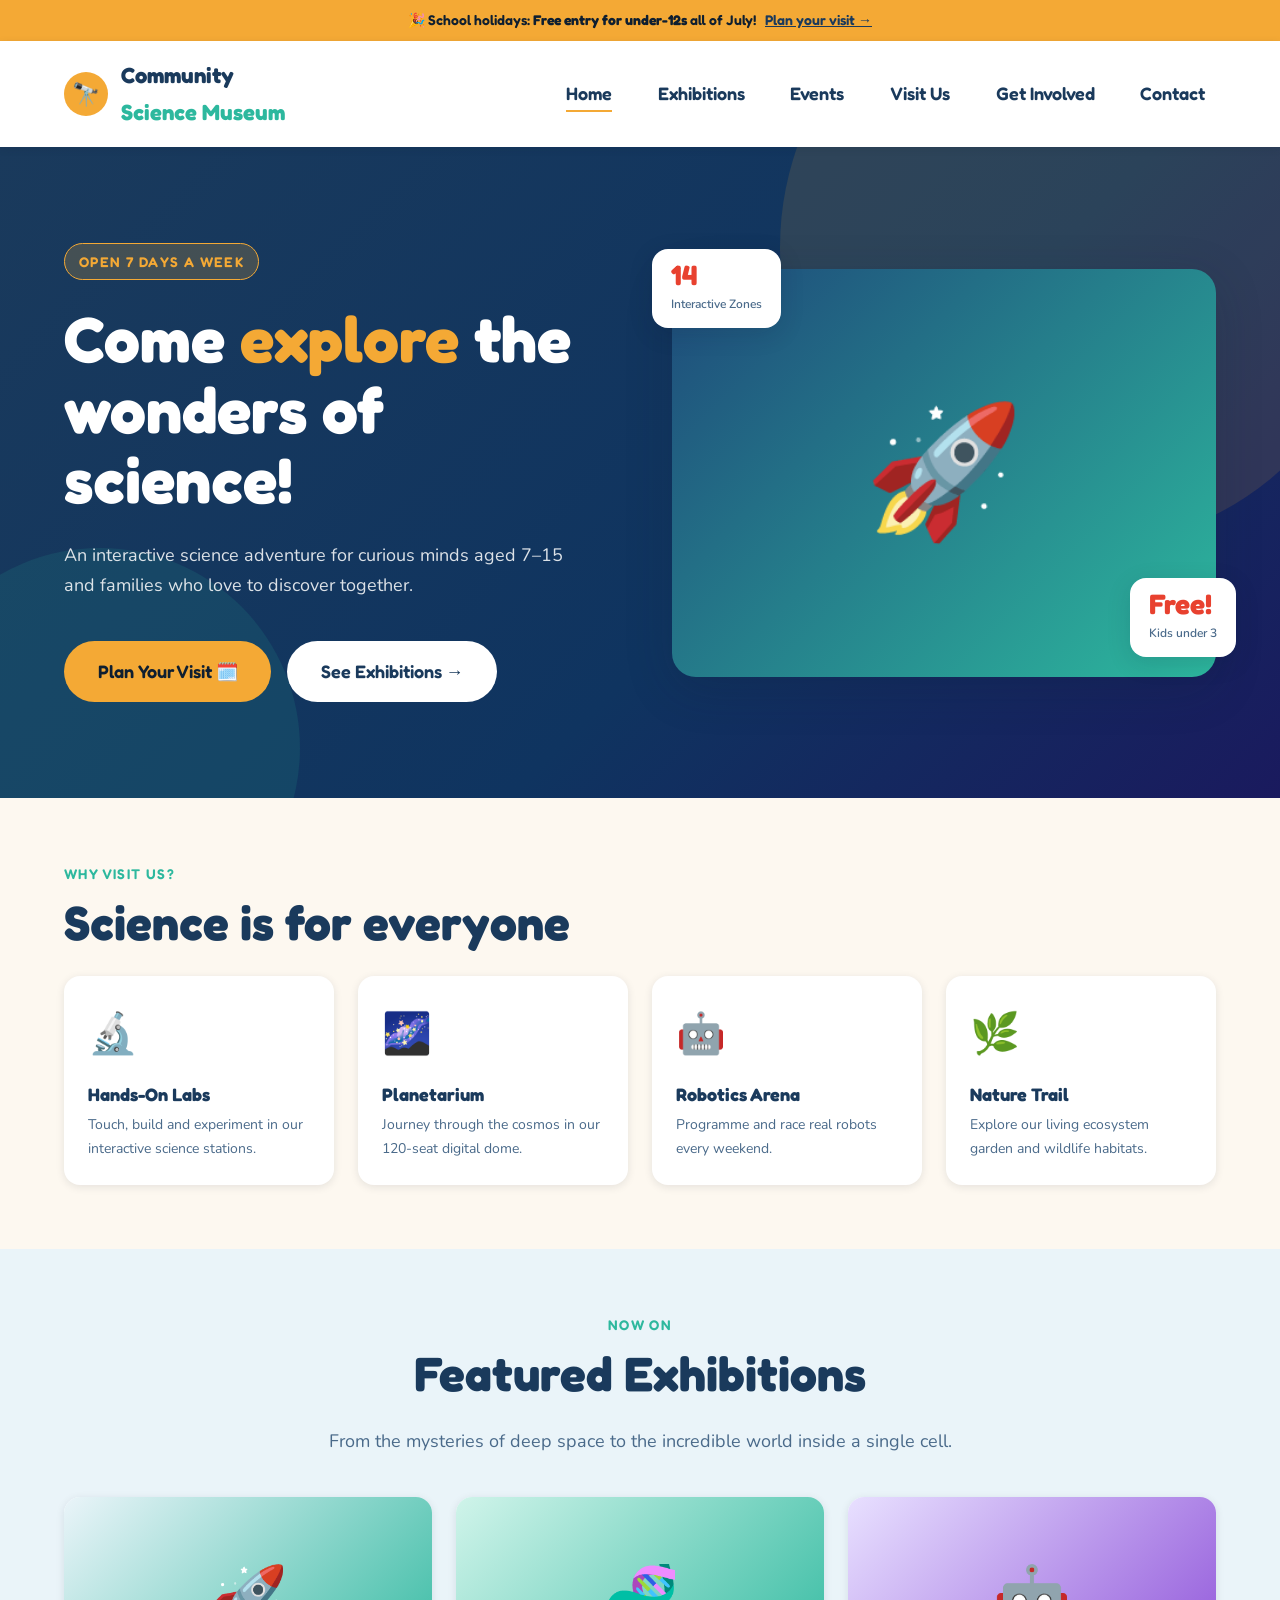
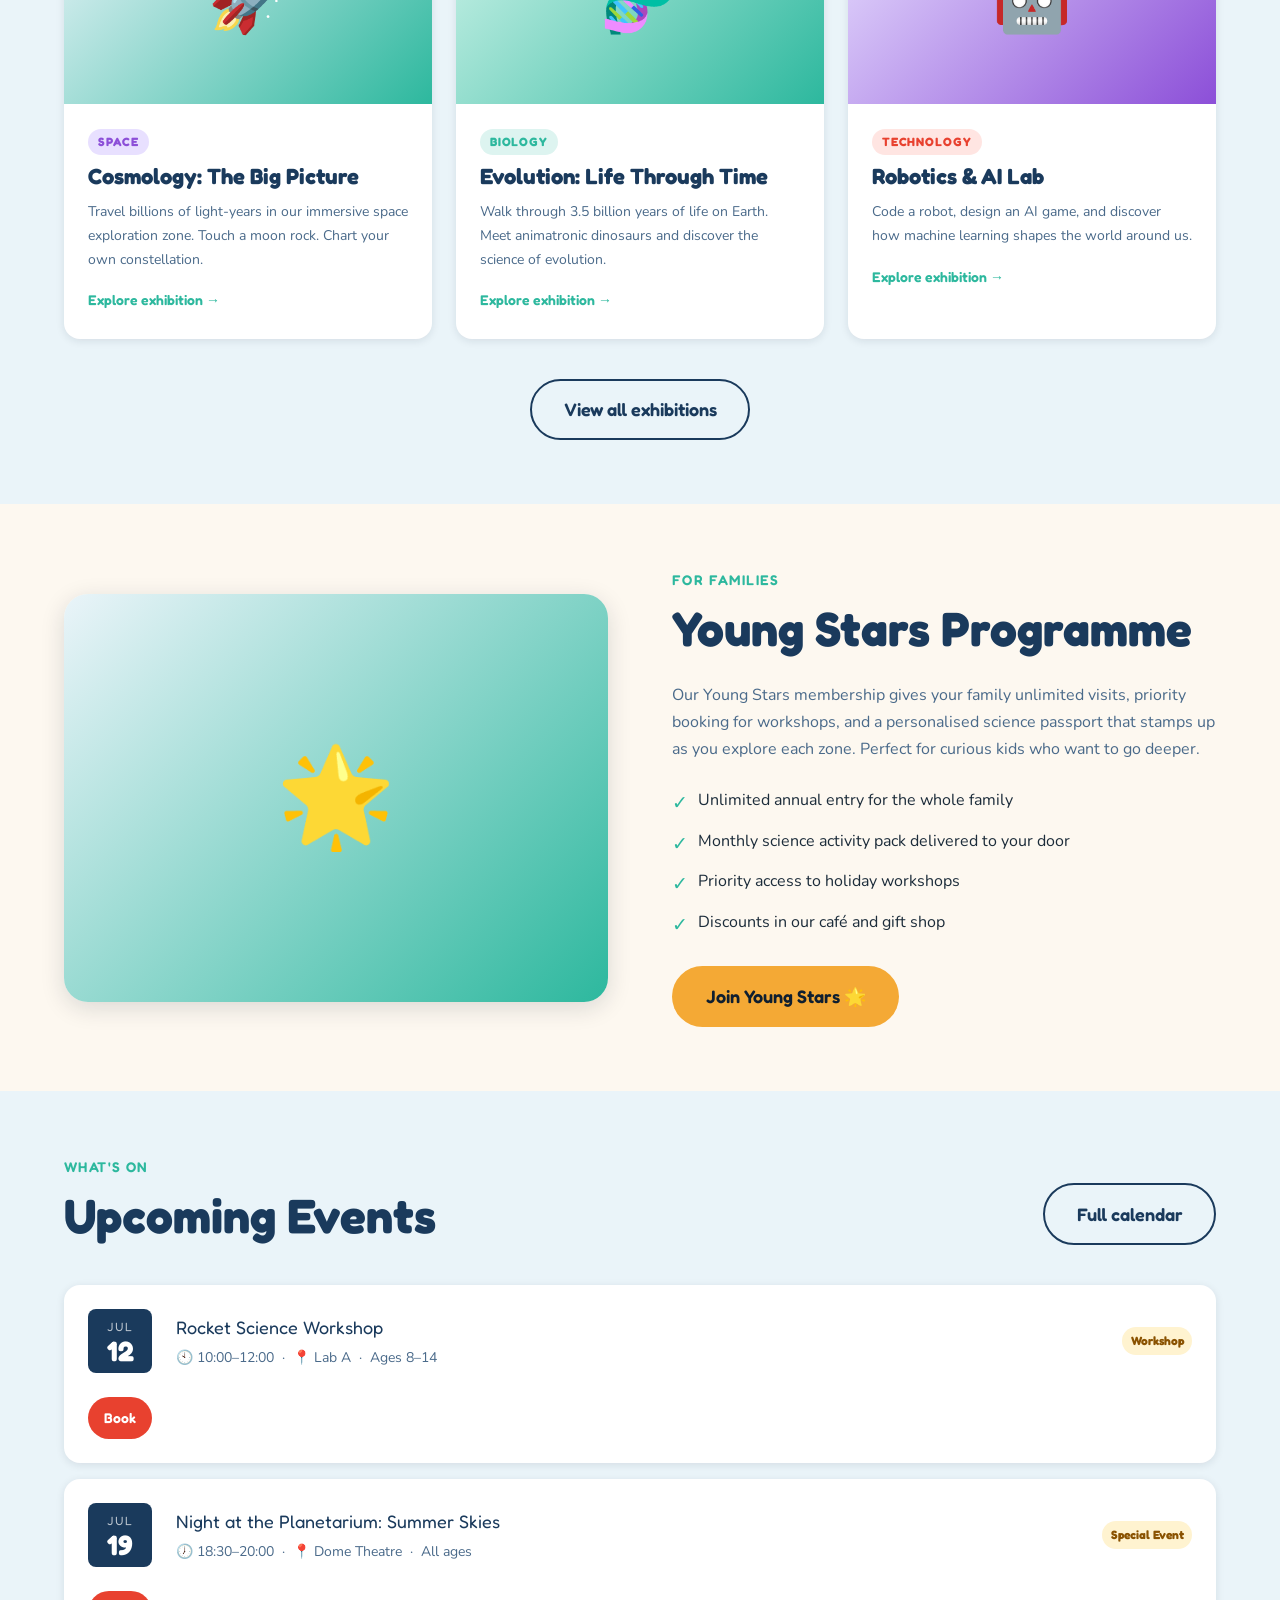
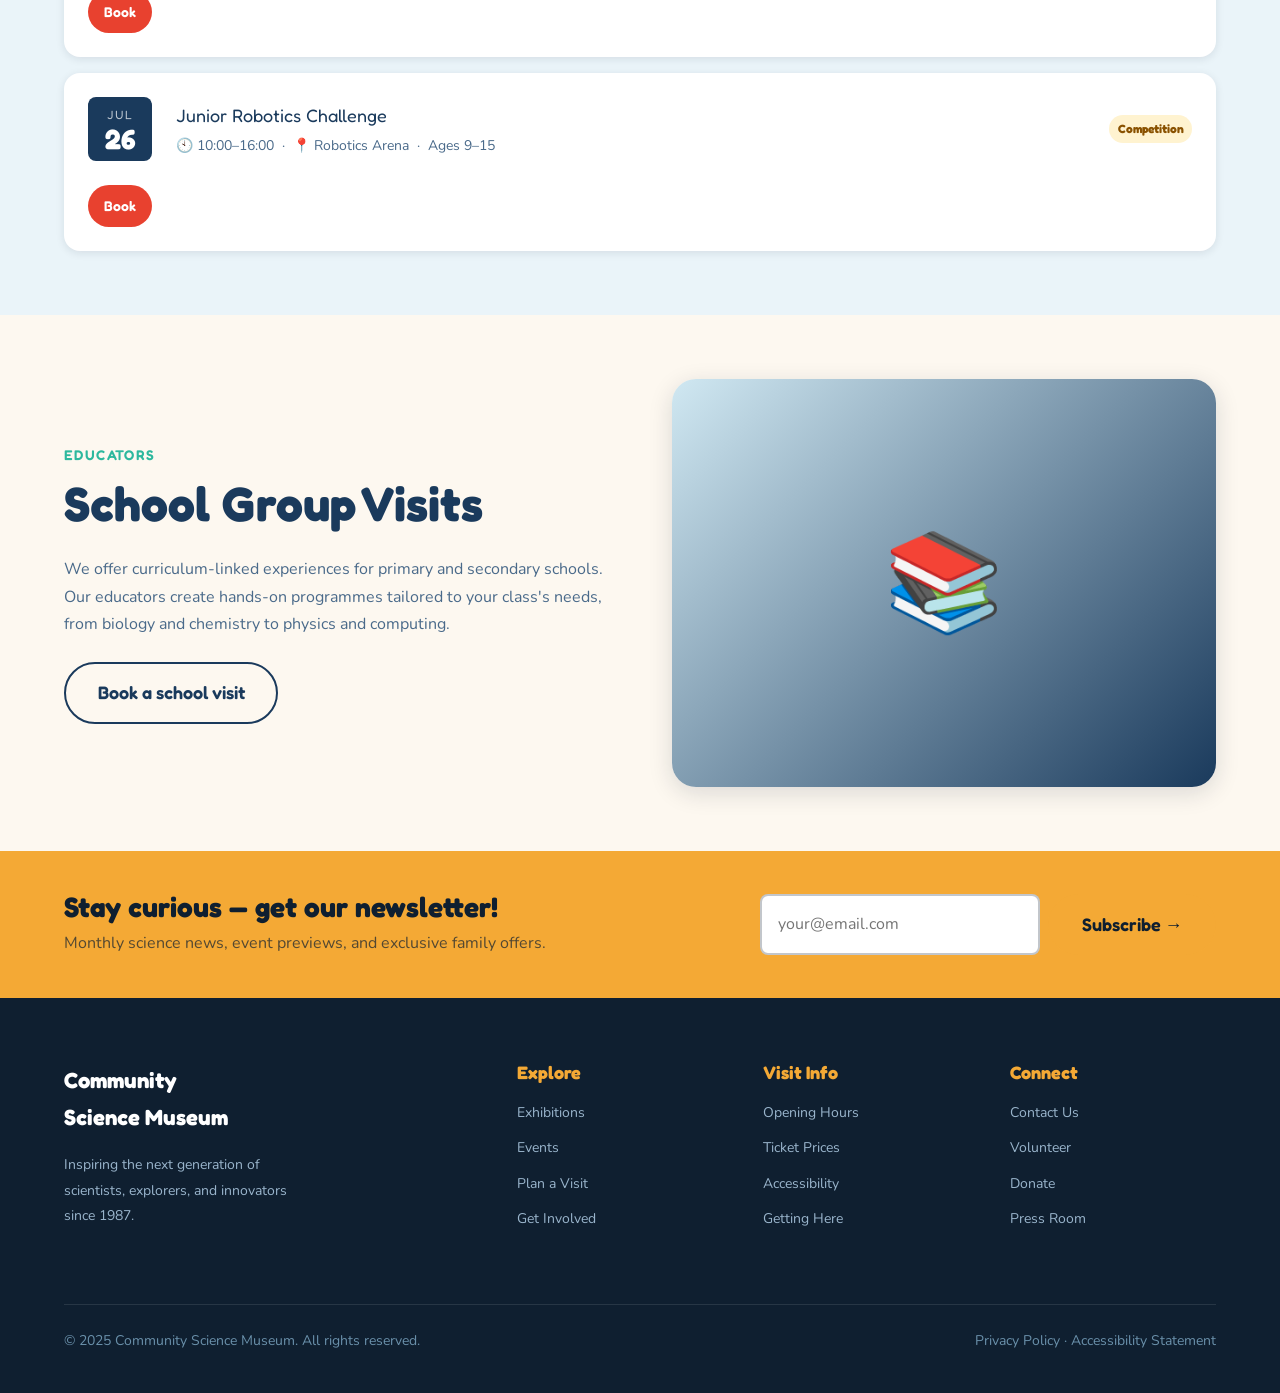
<file: mnt/user-data/outputs/csm/index.html>
<!DOCTYPE html>
<html lang="en">
<head>
  <meta charset="UTF-8" />
  <meta name="viewport" content="width=device-width, initial-scale=1.0" />
  <title>Community Science Museum — Explore, Discover, Wonder</title>
  <meta name="description" content="Welcome to the Community Science Museum — an interactive science adventure for children aged 7–15 and families. Explore space, robotics, ecology, and more!" />
  <link rel="stylesheet" href="css/styles.css" />
</head>
<body>

  <!-- Skip link -->
  <a class="skip-link" href="#main-content">Skip to main content</a>

  <!-- Announcement bar -->
  <div class="info-strip" role="banner" aria-label="Announcement">
    🎉 School holidays: <strong>Free entry for under-12s</strong> all of July! &nbsp;
    <a href="pages/visit.html">Plan your visit →</a>
  </div>

  <!-- Header -->
  <header class="site-header">
    <input type="checkbox" id="nav-checkbox" aria-hidden="true" />
    <div class="container nav-wrapper">
      <a href="index.html" class="site-logo" aria-label="Community Science Museum — Home">
        <div class="logo-icon" aria-hidden="true">🔭</div>
        <div class="logo-text">Community<br><span>Science Museum</span></div>
      </a>

      <nav aria-label="Main navigation">
        <ul class="nav-links">
          <li><a href="index.html" class="active" aria-current="page">Home</a></li>
          <li><a href="pages/exhibitions.html">Exhibitions</a></li>
          <li><a href="pages/events.html">Events</a></li>
          <li><a href="pages/visit.html">Visit Us</a></li>
          <li><a href="pages/get-involved.html">Get Involved</a></li>
          <li><a href="pages/contact.html">Contact</a></li>
        </ul>
      </nav>

      <label class="nav-toggle" for="nav-checkbox" aria-label="Toggle menu">
        <div class="hamburger" aria-hidden="true">
          <span></span><span></span><span></span>
        </div>
      </label>
    </div>
  </header>

  <main id="main-content">

    <!-- ====== HERO ====== -->
    <section class="hero" aria-labelledby="hero-heading">
      <div class="container hero-inner">
        <div class="hero-content">
          <div class="hero-badge">Open 7 days a week</div>
          <h1 id="hero-heading">Come <em>explore</em> the wonders of science!</h1>
          <p class="hero-desc">
            An interactive science adventure for curious minds aged 7–15
            and families who love to discover together.
          </p>
          <div class="hero-actions">
            <a href="pages/visit.html" class="btn btn--primary">Plan Your Visit 🗓️</a>
            <a href="pages/exhibitions.html" class="btn btn--white">See Exhibitions →</a>
          </div>
        </div>

        <div class="hero-image-wrap" aria-hidden="true">
          <div class="hero-image-card">
            <div class="hero-placeholder">🚀</div>
          </div>
          <div class="hero-stat hero-stat--1">
            <span class="hero-stat-num">14</span>
            <span class="hero-stat-label">Interactive Zones</span>
          </div>
          <div class="hero-stat hero-stat--2">
            <span class="hero-stat-num">Free!</span>
            <span class="hero-stat-label">Kids under 3</span>
          </div>
        </div>
      </div>
    </section>

    <!-- ====== QUICK HIGHLIGHTS ====== -->
    <section class="section" aria-labelledby="highlights-heading">
      <div class="container">
        <p class="section-label">Why visit us?</p>
        <h2 class="section-title" id="highlights-heading">Science is for everyone</h2>
        <div class="grid-4">
          <div class="icon-card">
            <div class="icon-card-icon" aria-hidden="true">🔬</div>
            <h3>Hands-On Labs</h3>
            <p>Touch, build and experiment in our interactive science stations.</p>
          </div>
          <div class="icon-card">
            <div class="icon-card-icon" aria-hidden="true">🌌</div>
            <h3>Planetarium</h3>
            <p>Journey through the cosmos in our 120-seat digital dome.</p>
          </div>
          <div class="icon-card">
            <div class="icon-card-icon" aria-hidden="true">🤖</div>
            <h3>Robotics Arena</h3>
            <p>Programme and race real robots every weekend.</p>
          </div>
          <div class="icon-card">
            <div class="icon-card-icon" aria-hidden="true">🌿</div>
            <h3>Nature Trail</h3>
            <p>Explore our living ecosystem garden and wildlife habitats.</p>
          </div>
        </div>
      </div>
    </section>

    <!-- ====== FEATURED EXHIBITIONS ====== -->
    <section class="section section--alt" aria-labelledby="exhibitions-heading">
      <div class="container">
        <div class="text-center">
          <p class="section-label">Now on</p>
          <h2 class="section-title" id="exhibitions-heading">Featured Exhibitions</h2>
          <p class="section-subtitle">From the mysteries of deep space to the incredible world inside a single cell.</p>
        </div>
        <div class="grid-3">

          <article class="card">
            <div class="card-img" aria-hidden="true">🚀</div>
            <div class="card-body">
              <span class="card-tag card-tag--space">Space</span>
              <h3 class="card-title">Cosmology: The Big Picture</h3>
              <p class="card-text">Travel billions of light-years in our immersive space exploration zone. Touch a moon rock. Chart your own constellation.</p>
              <a href="pages/exhibitions.html#cosmology" class="card-link">Explore exhibition →</a>
            </div>
          </article>

          <article class="card">
            <div class="card-img" aria-hidden="true" style="background:linear-gradient(135deg,#d0f4ea,#2db89e)">🧬</div>
            <div class="card-body">
              <span class="card-tag card-tag--science">Biology</span>
              <h3 class="card-title">Evolution: Life Through Time</h3>
              <p class="card-text">Walk through 3.5 billion years of life on Earth. Meet animatronic dinosaurs and discover the science of evolution.</p>
              <a href="pages/exhibitions.html#evolution" class="card-link">Explore exhibition →</a>
            </div>
          </article>

          <article class="card">
            <div class="card-img" aria-hidden="true" style="background:linear-gradient(135deg,#e8e0ff,#8c4fd8)">🤖</div>
            <div class="card-body">
              <span class="card-tag card-tag--tech">Technology</span>
              <h3 class="card-title">Robotics & AI Lab</h3>
              <p class="card-text">Code a robot, design an AI game, and discover how machine learning shapes the world around us.</p>
              <a href="pages/exhibitions.html#robotics" class="card-link">Explore exhibition →</a>
            </div>
          </article>

        </div>
        <div style="text-align:center; margin-top:var(--space-lg)">
          <a href="pages/exhibitions.html" class="btn btn--secondary">View all exhibitions</a>
        </div>
      </div>
    </section>

    <!-- ====== FEATURE SPLIT: YOUNG STARS PROGRAMME ====== -->
    <section class="section" aria-labelledby="youngstars-heading">
      <div class="container">
        <div class="feature-split">
          <div class="feature-img" aria-hidden="true">🌟</div>
          <div>
            <p class="section-label">For families</p>
            <h2 class="section-title" id="youngstars-heading">Young Stars Programme</h2>
            <p style="color:var(--clr-mid);margin-bottom:var(--space-md)">
              Our Young Stars membership gives your family unlimited visits, priority booking for
              workshops, and a personalised science passport that stamps up as you explore each zone.
              Perfect for curious kids who want to go deeper.
            </p>
            <ul style="margin-bottom:var(--space-md);display:flex;flex-direction:column;gap:0.5em">
              <li style="display:flex;gap:0.6em;align-items:flex-start"><span style="color:var(--clr-accent2);font-size:1.2em">✓</span> Unlimited annual entry for the whole family</li>
              <li style="display:flex;gap:0.6em;align-items:flex-start"><span style="color:var(--clr-accent2);font-size:1.2em">✓</span> Monthly science activity pack delivered to your door</li>
              <li style="display:flex;gap:0.6em;align-items:flex-start"><span style="color:var(--clr-accent2);font-size:1.2em">✓</span> Priority access to holiday workshops</li>
              <li style="display:flex;gap:0.6em;align-items:flex-start"><span style="color:var(--clr-accent2);font-size:1.2em">✓</span> Discounts in our café and gift shop</li>
            </ul>
            <a href="pages/get-involved.html#membership" class="btn btn--primary">Join Young Stars 🌟</a>
          </div>
        </div>
      </div>
    </section>

    <!-- ====== UPCOMING EVENTS ====== -->
    <section class="section section--alt" aria-labelledby="events-heading">
      <div class="container">
        <div style="display:flex;justify-content:space-between;align-items:flex-end;flex-wrap:wrap;gap:var(--space-sm);margin-bottom:var(--space-lg)">
          <div>
            <p class="section-label">What's on</p>
            <h2 class="section-title" id="events-heading" style="margin-bottom:0">Upcoming Events</h2>
          </div>
          <a href="pages/events.html" class="btn btn--secondary">Full calendar</a>
        </div>
        <div style="display:flex;flex-direction:column;gap:var(--space-sm)">

          <div class="event-item">
            <div class="event-date" aria-label="12 July">
              <div class="event-month">Jul</div>
              <div class="event-day">12</div>
            </div>
            <div>
              <div class="event-title">Rocket Science Workshop</div>
              <div class="event-meta">🕙 10:00–12:00 &nbsp;·&nbsp; 📍 Lab A &nbsp;·&nbsp; Ages 8–14</div>
            </div>
            <span class="event-tag">Workshop</span>
            <a href="pages/coming-soon.html" class="btn btn--accent" style="font-size:var(--fs-sm);padding:0.5em 1em">Book</a>
          </div>

          <div class="event-item">
            <div class="event-date" aria-label="19 July">
              <div class="event-month">Jul</div>
              <div class="event-day">19</div>
            </div>
            <div>
              <div class="event-title">Night at the Planetarium: Summer Skies</div>
              <div class="event-meta">🕖 18:30–20:00 &nbsp;·&nbsp; 📍 Dome Theatre &nbsp;·&nbsp; All ages</div>
            </div>
            <span class="event-tag">Special Event</span>
            <a href="pages/coming-soon.html" class="btn btn--accent" style="font-size:var(--fs-sm);padding:0.5em 1em">Book</a>
          </div>

          <div class="event-item">
            <div class="event-date" aria-label="26 July">
              <div class="event-month">Jul</div>
              <div class="event-day">26</div>
            </div>
            <div>
              <div class="event-title">Junior Robotics Challenge</div>
              <div class="event-meta">🕙 10:00–16:00 &nbsp;·&nbsp; 📍 Robotics Arena &nbsp;·&nbsp; Ages 9–15</div>
            </div>
            <span class="event-tag">Competition</span>
            <a href="pages/coming-soon.html" class="btn btn--accent" style="font-size:var(--fs-sm);padding:0.5em 1em">Book</a>
          </div>

        </div>
      </div>
    </section>

    <!-- ====== FEATURE SPLIT: School Groups ====== -->
    <section class="section" aria-labelledby="schools-heading">
      <div class="container">
        <div class="feature-split reverse">
          <div class="feature-img" aria-hidden="true" style="background:linear-gradient(135deg,#d0e8f2,#1a3a5c)">📚</div>
          <div>
            <p class="section-label">Educators</p>
            <h2 class="section-title" id="schools-heading">School Group Visits</h2>
            <p style="color:var(--clr-mid);margin-bottom:var(--space-md)">
              We offer curriculum-linked experiences for primary and secondary schools.
              Our educators create hands-on programmes tailored to your class's needs,
              from biology and chemistry to physics and computing.
            </p>
            <a href="pages/get-involved.html#schools" class="btn btn--secondary">Book a school visit</a>
          </div>
        </div>
      </div>
    </section>

    <!-- ====== NEWSLETTER ====== -->
    <div class="newsletter-band" aria-labelledby="newsletter-heading">
      <div class="container newsletter-inner">
        <div class="newsletter-text">
          <h2 id="newsletter-heading">Stay curious — get our newsletter!</h2>
          <p>Monthly science news, event previews, and exclusive family offers.</p>
        </div>
        <div class="newsletter-form" role="form" aria-label="Newsletter signup">
          <label for="email-signup" class="sr-only" style="position:absolute;left:-9999px">Email address</label>
          <input type="email" id="email-signup" class="form-input" placeholder="your@email.com" />
          <a href="pages/coming-soon.html" class="btn btn--primary">Subscribe →</a>
        </div>
      </div>
    </div>

  </main>

  <!-- Footer -->
  <footer class="site-footer" aria-label="Site footer">
    <div class="container">
      <div class="footer-grid">
        <div class="footer-brand">
          <div class="logo-text" style="margin-bottom:var(--space-sm)">Community<br>Science Museum</div>
          <p>Inspiring the next generation of scientists, explorers, and innovators since 1987.</p>
        </div>
        <div class="footer-col">
          <h3>Explore</h3>
          <ul>
            <li><a href="pages/exhibitions.html">Exhibitions</a></li>
            <li><a href="pages/events.html">Events</a></li>
            <li><a href="pages/visit.html">Plan a Visit</a></li>
            <li><a href="pages/get-involved.html">Get Involved</a></li>
          </ul>
        </div>
        <div class="footer-col">
          <h3>Visit Info</h3>
          <ul>
            <li><a href="pages/visit.html#hours">Opening Hours</a></li>
            <li><a href="pages/visit.html#tickets">Ticket Prices</a></li>
            <li><a href="pages/visit.html#access">Accessibility</a></li>
            <li><a href="pages/visit.html#getting-here">Getting Here</a></li>
          </ul>
        </div>
        <div class="footer-col">
          <h3>Connect</h3>
          <ul>
            <li><a href="pages/contact.html">Contact Us</a></li>
            <li><a href="pages/get-involved.html#volunteer">Volunteer</a></li>
            <li><a href="pages/get-involved.html#donate">Donate</a></li>
            <li><a href="pages/coming-soon.html">Press Room</a></li>
          </ul>
        </div>
      </div>
      <div class="footer-bottom">
        <p>© 2025 Community Science Museum. All rights reserved.</p>
        <p><a href="pages/coming-soon.html" style="color:inherit">Privacy Policy</a> · <a href="pages/coming-soon.html" style="color:inherit">Accessibility Statement</a></p>
      </div>
    </div>
  </footer>

</body>
</html>
</file>
<file: mnt/user-data/outputs/csm/css/styles.css>
/* =============================================
   Community Science Museum — Main Stylesheet
   Design: Playful-scientific editorial style
   ============================================= */

/* --- Google Fonts Import --- */
@import url('https://fonts.googleapis.com/css2?family=Fredoka:wght@400;500;600;700&family=Nunito:ital,wght@0,400;0,600;0,700;1,400&display=swap');

/* --- CSS Custom Properties --- */
:root {
  /* Colours */
  --clr-primary:     #1a3a5c;   /* deep navy */
  --clr-secondary:   #f4a935;   /* vivid amber */
  --clr-accent1:     #e8412f;   /* coral red */
  --clr-accent2:     #2db89e;   /* teal */
  --clr-accent3:     #8c4fd8;   /* purple */
  --clr-light:       #fdf8f0;   /* warm white */
  --clr-light-alt:   #eaf4f9;   /* pale blue */
  --clr-dark:        #0f1f30;   /* near-black */
  --clr-mid:         #4a6a8a;   /* medium blue-grey */
  --clr-text:        #1c2c3a;   /* body text */
  --clr-white:       #ffffff;

  /* Typography */
  --ff-display: 'Fredoka', sans-serif;
  --ff-body:    'Nunito', sans-serif;

  --fs-xs:   0.75rem;
  --fs-sm:   0.875rem;
  --fs-base: 1rem;
  --fs-lg:   1.125rem;
  --fs-xl:   1.375rem;
  --fs-2xl:  1.75rem;
  --fs-3xl:  2.25rem;
  --fs-4xl:  3rem;
  --fs-5xl:  4rem;

  /* Spacing */
  --space-xs:  0.5rem;
  --space-sm:  1rem;
  --space-md:  1.5rem;
  --space-lg:  2.5rem;
  --space-xl:  4rem;
  --space-2xl: 6rem;

  /* Layout */
  --max-width: 1200px;
  --radius-sm: 8px;
  --radius-md: 16px;
  --radius-lg: 24px;
  --radius-xl: 40px;

  /* Shadows */
  --shadow-sm:  0 2px 8px rgba(15,31,48,0.10);
  --shadow-md:  0 6px 24px rgba(15,31,48,0.14);
  --shadow-lg:  0 12px 48px rgba(15,31,48,0.18);

  /* Transitions */
  --transition: 0.25s ease;
}

/* --- Reset & Base --- */
*, *::before, *::after {
  box-sizing: border-box;
  margin: 0;
  padding: 0;
}

html {
  scroll-behavior: smooth;
}

body {
  font-family: var(--ff-body);
  font-size: var(--fs-base);
  color: var(--clr-text);
  background-color: var(--clr-light);
  line-height: 1.7;
  overflow-x: hidden;
}

img {
  max-width: 100%;
  height: auto;
  display: block;
}

a {
  color: inherit;
  text-decoration: none;
}

ul {
  list-style: none;
}

h1, h2, h3, h4, h5, h6 {
  font-family: var(--ff-display);
  line-height: 1.2;
  color: var(--clr-primary);
}

/* --- Utility Classes --- */
.container {
  width: 90%;
  max-width: var(--max-width);
  margin-inline: auto;
}

.section {
  padding-block: var(--space-xl);
}

.section--alt {
  background-color: var(--clr-light-alt);
}

.section--dark {
  background-color: var(--clr-primary);
  color: var(--clr-white);
}

.section--dark h1,
.section--dark h2,
.section--dark h3 {
  color: var(--clr-secondary);
}

.section-label {
  font-family: var(--ff-display);
  font-size: var(--fs-sm);
  font-weight: 600;
  letter-spacing: 0.1em;
  text-transform: uppercase;
  color: var(--clr-accent2);
  margin-bottom: var(--space-xs);
}

.section-title {
  font-size: clamp(var(--fs-2xl), 4vw, var(--fs-4xl));
  margin-bottom: var(--space-md);
}

.section-subtitle {
  font-size: var(--fs-lg);
  color: var(--clr-mid);
  max-width: 60ch;
  margin-bottom: var(--space-lg);
}

.text-center { text-align: center; }
.text-center .section-subtitle { margin-inline: auto; }

/* --- Buttons --- */
.btn {
  display: inline-flex;
  align-items: center;
  gap: var(--space-xs);
  font-family: var(--ff-display);
  font-size: var(--fs-lg);
  font-weight: 600;
  padding: 0.75em 1.75em;
  border-radius: var(--radius-xl);
  cursor: pointer;
  border: 2px solid transparent;
  transition: background-color var(--transition),
              color var(--transition),
              transform var(--transition),
              box-shadow var(--transition);
}

.btn:hover,
.btn:focus-visible {
  transform: translateY(-2px);
  box-shadow: var(--shadow-md);
  outline: none;
}

.btn--primary {
  background-color: var(--clr-secondary);
  color: var(--clr-dark);
}

.btn--primary:hover,
.btn--primary:focus-visible {
  background-color: #e09a20;
}

.btn--secondary {
  background-color: transparent;
  color: var(--clr-primary);
  border-color: var(--clr-primary);
}

.btn--secondary:hover,
.btn--secondary:focus-visible {
  background-color: var(--clr-primary);
  color: var(--clr-white);
}

.btn--white {
  background-color: var(--clr-white);
  color: var(--clr-primary);
}

.btn--white:hover,
.btn--white:focus-visible {
  background-color: var(--clr-secondary);
}

.btn--accent {
  background-color: var(--clr-accent1);
  color: var(--clr-white);
}

.btn--accent:hover,
.btn--accent:focus-visible {
  background-color: #c93320;
}

/* --- Skip Link (accessibility) --- */
.skip-link {
  position: absolute;
  top: -100px;
  left: var(--space-sm);
  background: var(--clr-secondary);
  color: var(--clr-dark);
  padding: 0.5em 1em;
  border-radius: var(--radius-sm);
  font-weight: 700;
  z-index: 9999;
  transition: top 0.2s;
}

.skip-link:focus {
  top: var(--space-sm);
}

/* =============================================
   HEADER & NAVIGATION
   ============================================= */
.site-header {
  background-color: var(--clr-white);
  box-shadow: var(--shadow-sm);
  position: sticky;
  top: 0;
  z-index: 100;
}

.nav-wrapper {
  display: flex;
  align-items: center;
  justify-content: space-between;
  padding-block: var(--space-sm);
}

/* Logo */
.site-logo {
  display: flex;
  align-items: center;
  gap: 0.6em;
  font-family: var(--ff-display);
  font-size: var(--fs-xl);
  font-weight: 700;
  color: var(--clr-primary);
  transition: opacity var(--transition);
}

.site-logo:hover { opacity: 0.85; }

.logo-icon {
  width: 44px;
  height: 44px;
  background: var(--clr-secondary);
  border-radius: 50%;
  display: flex;
  align-items: center;
  justify-content: center;
  font-size: 1.4rem;
  flex-shrink: 0;
}

.logo-text span {
  color: var(--clr-accent2);
}

/* Desktop Nav */
.nav-links {
  display: flex;
  align-items: center;
  gap: var(--space-md);
}

.nav-links a {
  font-family: var(--ff-display);
  font-size: var(--fs-lg);
  font-weight: 600;
  color: var(--clr-primary);
  padding: 0.3em 0.6em;
  border-radius: var(--radius-sm);
  transition: color var(--transition), background-color var(--transition);
  position: relative;
}

.nav-links a::after {
  content: '';
  position: absolute;
  bottom: -2px;
  left: 0.6em;
  right: 0.6em;
  height: 2px;
  background: var(--clr-secondary);
  transform: scaleX(0);
  transition: transform var(--transition);
}

.nav-links a:hover::after,
.nav-links a.active::after {
  transform: scaleX(1);
}

.nav-links a:hover,
.nav-links a:focus-visible {
  color: var(--clr-accent1);
  outline: none;
}

.nav-links a.active {
  color: var(--clr-primary);
}

/* Hamburger toggle (hidden on desktop) */
.nav-toggle {
  display: none;
  background: none;
  border: none;
  cursor: pointer;
  padding: 0.4em;
  border-radius: var(--radius-sm);
}

.hamburger {
  display: flex;
  flex-direction: column;
  gap: 5px;
  width: 28px;
}

.hamburger span {
  display: block;
  height: 3px;
  background: var(--clr-primary);
  border-radius: 2px;
  transition: transform var(--transition), opacity var(--transition);
}

/* Mobile nav open state — toggled by checkbox hack */
#nav-checkbox { display: none; }

#nav-checkbox:checked ~ .nav-wrapper .nav-links {
  display: flex;
}

#nav-checkbox:checked ~ .nav-wrapper .hamburger span:nth-child(1) {
  transform: translateY(8px) rotate(45deg);
}
#nav-checkbox:checked ~ .nav-wrapper .hamburger span:nth-child(2) {
  opacity: 0;
}
#nav-checkbox:checked ~ .nav-wrapper .hamburger span:nth-child(3) {
  transform: translateY(-8px) rotate(-45deg);
}

/* =============================================
   FOOTER
   ============================================= */
.site-footer {
  background-color: var(--clr-dark);
  color: var(--clr-light);
  padding-block: var(--space-xl) var(--space-lg);
}

.footer-grid {
  display: grid;
  grid-template-columns: 2fr 1fr 1fr 1fr;
  gap: var(--space-lg);
  margin-bottom: var(--space-xl);
}

.footer-brand .logo-text {
  font-family: var(--ff-display);
  font-size: var(--fs-xl);
  font-weight: 700;
  color: var(--clr-white);
  margin-bottom: var(--space-sm);
}

.footer-brand p {
  color: #9ab5cc;
  font-size: var(--fs-sm);
  max-width: 28ch;
  line-height: 1.8;
}

.footer-col h3 {
  font-family: var(--ff-display);
  font-size: var(--fs-lg);
  color: var(--clr-secondary);
  margin-bottom: var(--space-sm);
}

.footer-col ul li {
  margin-bottom: 0.5em;
}

.footer-col ul li a {
  color: #9ab5cc;
  font-size: var(--fs-sm);
  transition: color var(--transition);
}

.footer-col ul li a:hover,
.footer-col ul li a:focus-visible {
  color: var(--clr-white);
  outline: none;
}

.footer-bottom {
  border-top: 1px solid rgba(255,255,255,0.1);
  padding-top: var(--space-md);
  display: flex;
  justify-content: space-between;
  align-items: center;
  flex-wrap: wrap;
  gap: var(--space-sm);
  font-size: var(--fs-sm);
  color: #6a90aa;
}

/* =============================================
   HERO — HOME
   ============================================= */
.hero {
  background: linear-gradient(135deg, var(--clr-primary) 0%, #0f3460 60%, #1a1a5e 100%);
  color: var(--clr-white);
  padding-block: var(--space-2xl);
  overflow: hidden;
  position: relative;
}

/* Decorative blobs */
.hero::before,
.hero::after {
  content: '';
  position: absolute;
  border-radius: 50%;
  opacity: 0.12;
}

.hero::before {
  width: 600px;
  height: 600px;
  background: var(--clr-secondary);
  top: -200px;
  right: -100px;
}

.hero::after {
  width: 400px;
  height: 400px;
  background: var(--clr-accent2);
  bottom: -150px;
  left: -100px;
}

.hero-inner {
  display: grid;
  grid-template-columns: 1fr 1fr;
  align-items: center;
  gap: var(--space-xl);
  position: relative;
  z-index: 1;
}

.hero-badge {
  display: inline-block;
  background: rgba(244,169,53,0.2);
  border: 1px solid var(--clr-secondary);
  color: var(--clr-secondary);
  font-family: var(--ff-display);
  font-size: var(--fs-sm);
  font-weight: 600;
  letter-spacing: 0.1em;
  text-transform: uppercase;
  padding: 0.4em 1em;
  border-radius: var(--radius-xl);
  margin-bottom: var(--space-md);
}

.hero h1 {
  font-size: clamp(var(--fs-3xl), 5vw, var(--fs-5xl));
  color: var(--clr-white);
  margin-bottom: var(--space-md);
  line-height: 1.1;
}

.hero h1 em {
  font-style: normal;
  color: var(--clr-secondary);
}

.hero-desc {
  font-size: var(--fs-lg);
  opacity: 0.85;
  max-width: 48ch;
  margin-bottom: var(--space-lg);
}

.hero-actions {
  display: flex;
  flex-wrap: wrap;
  gap: var(--space-sm);
}

.hero-image-wrap {
  position: relative;
}

.hero-image-card {
  border-radius: var(--radius-lg);
  overflow: hidden;
  box-shadow: var(--shadow-lg);
  aspect-ratio: 4/3;
  background: linear-gradient(135deg, #1e4a7a 0%, #2db89e 100%);
  display: flex;
  align-items: center;
  justify-content: center;
}

.hero-image-card img {
  width: 100%;
  height: 100%;
  object-fit: cover;
}

.hero-placeholder {
  font-size: 8rem;
  line-height: 1;
}

/* Floating stat badges */
.hero-stat {
  position: absolute;
  background: var(--clr-white);
  color: var(--clr-primary);
  border-radius: var(--radius-md);
  padding: 0.75em 1.2em;
  box-shadow: var(--shadow-md);
  font-family: var(--ff-display);
  font-weight: 700;
  white-space: nowrap;
  animation: float 4s ease-in-out infinite;
}

.hero-stat-num {
  display: block;
  font-size: var(--fs-2xl);
  color: var(--clr-accent1);
  line-height: 1;
}

.hero-stat-label {
  font-size: var(--fs-xs);
  color: var(--clr-mid);
  font-weight: 600;
  font-family: var(--ff-body);
}

.hero-stat--1 {
  top: -20px;
  left: -20px;
  animation-delay: 0s;
}

.hero-stat--2 {
  bottom: 20px;
  right: -20px;
  animation-delay: 1.5s;
}

@keyframes float {
  0%, 100% { transform: translateY(0); }
  50%       { transform: translateY(-8px); }
}

/* =============================================
   CARDS
   ============================================= */
.card {
  background: var(--clr-white);
  border-radius: var(--radius-md);
  overflow: hidden;
  box-shadow: var(--shadow-sm);
  transition: transform var(--transition), box-shadow var(--transition);
}

.card:hover {
  transform: translateY(-6px);
  box-shadow: var(--shadow-md);
}

.card-img {
  aspect-ratio: 16/9;
  background: linear-gradient(135deg, var(--clr-light-alt), var(--clr-accent2));
  display: flex;
  align-items: center;
  justify-content: center;
  font-size: 4rem;
}

.card-img img {
  width: 100%;
  height: 100%;
  object-fit: cover;
}

.card-body {
  padding: var(--space-md);
}

.card-tag {
  display: inline-block;
  font-size: var(--fs-xs);
  font-weight: 700;
  font-family: var(--ff-display);
  text-transform: uppercase;
  letter-spacing: 0.08em;
  padding: 0.2em 0.8em;
  border-radius: var(--radius-xl);
  margin-bottom: var(--space-xs);
}

.card-tag--science  { background: #ddf4f0; color: var(--clr-accent2); }
.card-tag--space    { background: #e8e0ff; color: var(--clr-accent3); }
.card-tag--kids     { background: #fff3d0; color: #b87a00; }
.card-tag--nature   { background: #ddfce8; color: #1a8a44; }
.card-tag--tech     { background: #ffe5e2; color: var(--clr-accent1); }
.card-tag--event    { background: #fde8b6; color: #8a5200; }

.card-title {
  font-size: var(--fs-xl);
  margin-bottom: 0.5em;
}

.card-text {
  color: var(--clr-mid);
  font-size: var(--fs-sm);
  margin-bottom: var(--space-sm);
}

.card-link {
  font-family: var(--ff-display);
  font-weight: 600;
  color: var(--clr-accent2);
  font-size: var(--fs-sm);
  display: inline-flex;
  align-items: center;
  gap: 0.3em;
  transition: color var(--transition), gap var(--transition);
}

.card-link:hover,
.card-link:focus-visible {
  color: var(--clr-primary);
  gap: 0.6em;
  outline: none;
}

/* Grid helpers */
.grid-3 {
  display: grid;
  grid-template-columns: repeat(3, 1fr);
  gap: var(--space-md);
}

.grid-2 {
  display: grid;
  grid-template-columns: repeat(2, 1fr);
  gap: var(--space-md);
}

.grid-4 {
  display: grid;
  grid-template-columns: repeat(4, 1fr);
  gap: var(--space-md);
}

/* =============================================
   INFO STRIP / ANNOUNCEMENT BAR
   ============================================= */
.info-strip {
  background: var(--clr-secondary);
  color: var(--clr-dark);
  padding: 0.6em var(--space-sm);
  text-align: center;
  font-family: var(--ff-display);
  font-weight: 600;
  font-size: var(--fs-sm);
}

.info-strip a {
  text-decoration: underline;
  color: var(--clr-primary);
}

/* =============================================
   FEATURE BLOCKS
   ============================================= */
.feature-split {
  display: grid;
  grid-template-columns: 1fr 1fr;
  align-items: center;
  gap: var(--space-xl);
}

.feature-split.reverse { direction: rtl; }
.feature-split.reverse > * { direction: ltr; }

.feature-img {
  border-radius: var(--radius-lg);
  overflow: hidden;
  aspect-ratio: 4/3;
  background: linear-gradient(135deg, var(--clr-light-alt), var(--clr-accent2));
  display: flex;
  align-items: center;
  justify-content: center;
  font-size: 6rem;
  box-shadow: var(--shadow-md);
}

.feature-img img {
  width: 100%;
  height: 100%;
  object-fit: cover;
}

/* =============================================
   ICON CARDS / HIGHLIGHT ROWS
   ============================================= */
.icon-card {
  background: var(--clr-white);
  border-radius: var(--radius-md);
  padding: var(--space-md);
  box-shadow: var(--shadow-sm);
  display: flex;
  flex-direction: column;
  align-items: flex-start;
  gap: var(--space-xs);
  transition: transform var(--transition), box-shadow var(--transition);
}

.icon-card:hover {
  transform: translateY(-4px);
  box-shadow: var(--shadow-md);
}

.icon-card-icon {
  font-size: 2.5rem;
  margin-bottom: 0.2em;
}

.icon-card h3 {
  font-size: var(--fs-lg);
}

.icon-card p {
  font-size: var(--fs-sm);
  color: var(--clr-mid);
}

/* =============================================
   PAGE HERO (inner pages)
   ============================================= */
.page-hero {
  background: linear-gradient(135deg, var(--clr-primary) 0%, #1d4e89 100%);
  color: var(--clr-white);
  padding-block: var(--space-xl) var(--space-lg);
  position: relative;
  overflow: hidden;
}

.page-hero::after {
  content: '';
  position: absolute;
  width: 400px;
  height: 400px;
  border-radius: 50%;
  background: rgba(244,169,53,0.12);
  right: -100px;
  top: -100px;
}

.page-hero h1 {
  font-size: clamp(var(--fs-2xl), 5vw, var(--fs-4xl));
  color: var(--clr-white);
  margin-bottom: var(--space-sm);
}

.page-hero p {
  font-size: var(--fs-lg);
  opacity: 0.85;
  max-width: 56ch;
}

/* =============================================
   BREADCRUMB
   ============================================= */
.breadcrumb {
  display: flex;
  gap: 0.5em;
  align-items: center;
  font-size: var(--fs-sm);
  color: var(--clr-mid);
  padding-block: var(--space-sm);
  flex-wrap: wrap;
}

.breadcrumb a {
  color: var(--clr-accent2);
  transition: color var(--transition);
}

.breadcrumb a:hover,
.breadcrumb a:focus-visible {
  color: var(--clr-primary);
  outline: none;
}

.breadcrumb-sep { color: var(--clr-mid); }

/* =============================================
   VISIT INFO TABLE
   ============================================= */
.visit-table {
  width: 100%;
  border-collapse: collapse;
  border-radius: var(--radius-md);
  overflow: hidden;
  box-shadow: var(--shadow-sm);
}

.visit-table th,
.visit-table td {
  padding: 0.85em 1.25em;
  text-align: left;
  border-bottom: 1px solid #dde8f0;
}

.visit-table th {
  background: var(--clr-primary);
  color: var(--clr-white);
  font-family: var(--ff-display);
  font-weight: 600;
}

.visit-table tr:last-child td { border-bottom: none; }

.visit-table tr:nth-child(even) td {
  background: var(--clr-light-alt);
}

/* =============================================
   TICKET / PRICING CARDS
   ============================================= */
.ticket-cards {
  display: grid;
  grid-template-columns: repeat(4, 1fr);
  gap: var(--space-md);
}

.ticket-card {
  background: var(--clr-white);
  border-radius: var(--radius-md);
  padding: var(--space-md);
  box-shadow: var(--shadow-sm);
  text-align: center;
  border-top: 6px solid var(--clr-accent2);
  transition: transform var(--transition), box-shadow var(--transition);
}

.ticket-card:hover {
  transform: translateY(-4px);
  box-shadow: var(--shadow-md);
}

.ticket-card.featured {
  border-top-color: var(--clr-secondary);
  background: var(--clr-primary);
  color: var(--clr-white);
}

.ticket-card.featured h3,
.ticket-card.featured .ticket-price {
  color: var(--clr-secondary);
}

.ticket-card.featured p {
  color: rgba(255,255,255,0.75);
}

.ticket-type {
  font-family: var(--ff-display);
  font-size: var(--fs-xs);
  font-weight: 700;
  text-transform: uppercase;
  letter-spacing: 0.1em;
  color: var(--clr-mid);
  margin-bottom: 0.3em;
}

.ticket-card.featured .ticket-type { color: rgba(255,255,255,0.6); }

.ticket-price {
  font-family: var(--ff-display);
  font-size: var(--fs-4xl);
  font-weight: 700;
  color: var(--clr-primary);
  line-height: 1;
}

.ticket-price sup { font-size: var(--fs-lg); vertical-align: super; }

.ticket-card h3 { margin-bottom: 0.3em; }
.ticket-card p  { font-size: var(--fs-sm); color: var(--clr-mid); margin-bottom: var(--space-sm); }

/* =============================================
   ACCORDION / FAQ
   ============================================= */
.accordion-item {
  border: 1px solid #dde8f0;
  border-radius: var(--radius-sm);
  margin-bottom: var(--space-xs);
  overflow: hidden;
}

.accordion-item summary {
  font-family: var(--ff-display);
  font-size: var(--fs-lg);
  font-weight: 600;
  padding: 1em 1.25em;
  cursor: pointer;
  color: var(--clr-primary);
  list-style: none;
  display: flex;
  justify-content: space-between;
  align-items: center;
  background: var(--clr-white);
  transition: background-color var(--transition);
}

.accordion-item summary::-webkit-details-marker { display: none; }

.accordion-item summary::after {
  content: '+';
  font-size: var(--fs-2xl);
  font-weight: 400;
  color: var(--clr-accent2);
  transition: transform var(--transition);
}

.accordion-item[open] summary::after {
  transform: rotate(45deg);
}

.accordion-item summary:hover {
  background: var(--clr-light-alt);
}

.accordion-body {
  padding: 0 1.25em 1em;
  background: var(--clr-white);
  color: var(--clr-mid);
}

/* =============================================
   EVENT LIST
   ============================================= */
.event-item {
  display: grid;
  grid-template-columns: auto 1fr auto;
  align-items: center;
  gap: var(--space-md);
  background: var(--clr-white);
  border-radius: var(--radius-md);
  padding: var(--space-md);
  box-shadow: var(--shadow-sm);
  transition: transform var(--transition);
}

.event-item:hover {
  transform: translateX(4px);
}

.event-date {
  background: var(--clr-primary);
  color: var(--clr-white);
  border-radius: var(--radius-sm);
  padding: 0.5em 0.8em;
  text-align: center;
  min-width: 60px;
}

.event-month {
  font-size: var(--fs-xs);
  font-family: var(--ff-display);
  text-transform: uppercase;
  letter-spacing: 0.06em;
  opacity: 0.7;
}

.event-day {
  font-family: var(--ff-display);
  font-size: var(--fs-2xl);
  font-weight: 700;
  line-height: 1;
}

.event-title {
  font-family: var(--ff-display);
  font-size: var(--fs-lg);
  color: var(--clr-primary);
  margin-bottom: 0.2em;
}

.event-meta {
  font-size: var(--fs-sm);
  color: var(--clr-mid);
}

.event-tag {
  background: #fff3d0;
  color: #8a5200;
  font-size: var(--fs-xs);
  font-family: var(--ff-display);
  font-weight: 700;
  padding: 0.3em 0.7em;
  border-radius: var(--radius-xl);
  white-space: nowrap;
}

/* =============================================
   GALLERY GRID
   ============================================= */
.gallery-grid {
  display: grid;
  grid-template-columns: repeat(3, 1fr);
  grid-auto-rows: 220px;
  gap: var(--space-sm);
}

.gallery-item {
  border-radius: var(--radius-sm);
  overflow: hidden;
  background: linear-gradient(135deg, var(--clr-light-alt), var(--clr-accent2));
  display: flex;
  align-items: center;
  justify-content: center;
  font-size: 4rem;
  cursor: pointer;
  transition: transform var(--transition), box-shadow var(--transition);
}

.gallery-item:hover {
  transform: scale(1.02);
  box-shadow: var(--shadow-md);
  z-index: 1;
}

.gallery-item.wide   { grid-column: span 2; }
.gallery-item.tall   { grid-row: span 2; }
.gallery-item img    { width: 100%; height: 100%; object-fit: cover; }

/* =============================================
   COMING SOON PAGE
   ============================================= */
.coming-soon {
  min-height: 70vh;
  display: flex;
  align-items: center;
  justify-content: center;
  text-align: center;
}

.coming-soon-icon {
  font-size: 6rem;
  display: block;
  margin-bottom: var(--space-sm);
  animation: spin 4s linear infinite;
}

@keyframes spin {
  from { transform: rotate(0deg); }
  to   { transform: rotate(360deg); }
}

/* =============================================
   CONTACT / FORMS
   ============================================= */
.form-group {
  margin-bottom: var(--space-md);
}

.form-label {
  display: block;
  font-family: var(--ff-display);
  font-weight: 600;
  margin-bottom: 0.4em;
  color: var(--clr-primary);
}

.form-input,
.form-select,
.form-textarea {
  width: 100%;
  padding: 0.75em 1em;
  border: 2px solid #cddbe9;
  border-radius: var(--radius-sm);
  font-family: var(--ff-body);
  font-size: var(--fs-base);
  color: var(--clr-text);
  background: var(--clr-white);
  transition: border-color var(--transition), box-shadow var(--transition);
}

.form-input:focus,
.form-select:focus,
.form-textarea:focus {
  outline: none;
  border-color: var(--clr-accent2);
  box-shadow: 0 0 0 3px rgba(45,184,158,0.2);
}

.form-textarea { resize: vertical; min-height: 140px; }

/* =============================================
   MAP PLACEHOLDER
   ============================================= */
.map-placeholder {
  background: linear-gradient(135deg, #d0e8f2, #a8d5e8);
  border-radius: var(--radius-md);
  aspect-ratio: 16/6;
  display: flex;
  align-items: center;
  justify-content: center;
  font-size: 3rem;
  color: var(--clr-mid);
  box-shadow: var(--shadow-sm);
  position: relative;
  overflow: hidden;
}

.map-placeholder::after {
  content: 'Interactive map coming soon';
  position: absolute;
  bottom: var(--space-sm);
  left: 50%;
  transform: translateX(-50%);
  font-family: var(--ff-display);
  font-size: var(--fs-sm);
  font-weight: 600;
  color: var(--clr-mid);
  white-space: nowrap;
}

/* =============================================
   NEWSLETTER BANNER
   ============================================= */
.newsletter-band {
  background: var(--clr-secondary);
  padding-block: var(--space-lg);
}

.newsletter-inner {
  display: flex;
  align-items: center;
  justify-content: space-between;
  gap: var(--space-lg);
  flex-wrap: wrap;
}

.newsletter-text h2 {
  font-size: var(--fs-2xl);
  color: var(--clr-dark);
  margin-bottom: 0.2em;
}

.newsletter-text p {
  color: rgba(15,31,48,0.7);
}

.newsletter-form {
  display: flex;
  gap: var(--space-xs);
  flex-wrap: wrap;
}

.newsletter-form .form-input {
  width: 280px;
  border-color: rgba(15,31,48,0.25);
}

/* =============================================
   RESPONSIVE — Tablet (≤900px)
   ============================================= */
@media (max-width: 900px) {
  .grid-3  { grid-template-columns: repeat(2, 1fr); }
  .grid-4  { grid-template-columns: repeat(2, 1fr); }
  .ticket-cards { grid-template-columns: repeat(2, 1fr); }

  .hero-inner { grid-template-columns: 1fr; }
  .hero-image-wrap { display: none; }

  .feature-split        { grid-template-columns: 1fr; }
  .feature-split.reverse { direction: ltr; }

  .footer-grid {
    grid-template-columns: 1fr 1fr;
  }

  .newsletter-inner { flex-direction: column; text-align: center; }
  .newsletter-form  { justify-content: center; }
}

/* =============================================
   RESPONSIVE — Mobile (≤600px)
   ============================================= */
@media (max-width: 600px) {
  :root {
    --space-xl: 2.5rem;
    --space-2xl: 3.5rem;
  }

  /* Mobile nav */
  .nav-toggle { display: block; }

  .nav-links {
    display: none;
    position: absolute;
    top: 100%;
    left: 0;
    right: 0;
    background: var(--clr-white);
    flex-direction: column;
    align-items: stretch;
    padding: var(--space-sm);
    box-shadow: var(--shadow-md);
    gap: var(--space-xs);
    z-index: 99;
  }

  .nav-links a {
    padding: 0.6em var(--space-sm);
    border-radius: var(--radius-sm);
  }

  .nav-links a:hover { background: var(--clr-light-alt); }

  .grid-3  { grid-template-columns: 1fr; }
  .grid-2  { grid-template-columns: 1fr; }
  .grid-4  { grid-template-columns: 1fr; }
  .ticket-cards { grid-template-columns: 1fr; }

  .gallery-grid { grid-template-columns: 1fr 1fr; }
  .gallery-item.wide { grid-column: span 1; }

  .event-item {
    grid-template-columns: auto 1fr;
  }
  .event-item .btn { display: none; }

  .footer-grid { grid-template-columns: 1fr; }

  .hero-actions { flex-direction: column; }
  .hero-actions .btn { text-align: center; justify-content: center; }

  .footer-bottom { flex-direction: column; text-align: center; }
}

/* =============================================
   FOCUS STYLES (accessibility)
   ============================================= */
:focus-visible {
  outline: 3px solid var(--clr-secondary);
  outline-offset: 3px;
}

/* =============================================
   PRINT STYLES
   ============================================= */
@media print {
  .site-header, .site-footer, .info-strip { display: none; }
  body { font-size: 12pt; }
}
</file>
